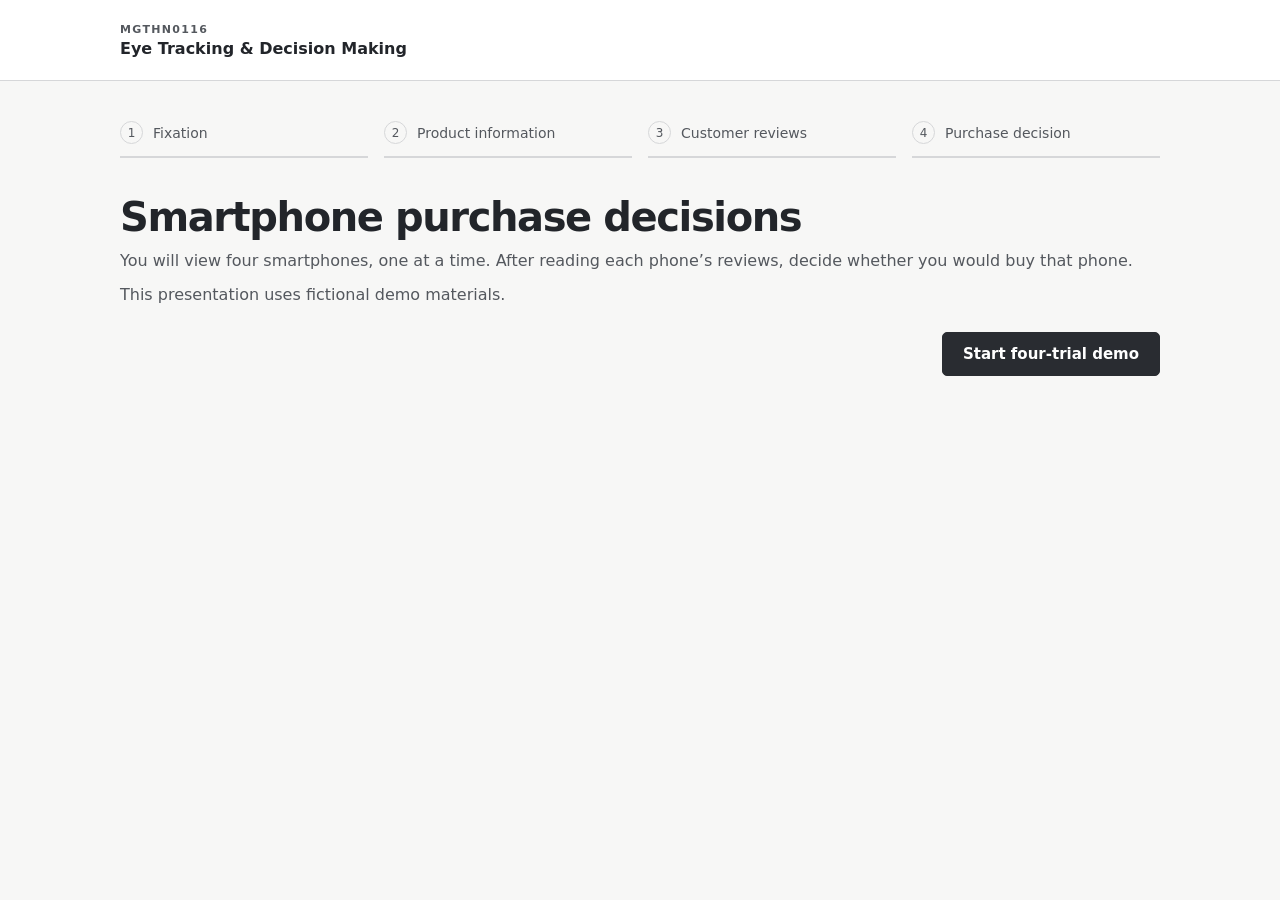
<file: index.html>
<!doctype html>
<html lang="en">
<head>
  <meta charset="utf-8">
  <meta name="viewport" content="width=device-width, initial-scale=1">
  <title>Eye Tracking &amp; Decision Making</title>
  <link rel="stylesheet" href="styles.css">
  <script defer src="stimuli.js"></script>
  <script defer src="experiment.js"></script>
</head>
<body>
  <div id="app"></div>
  <noscript>Enable JavaScript to run the study demo.</noscript>
</body>
</html>
</file>
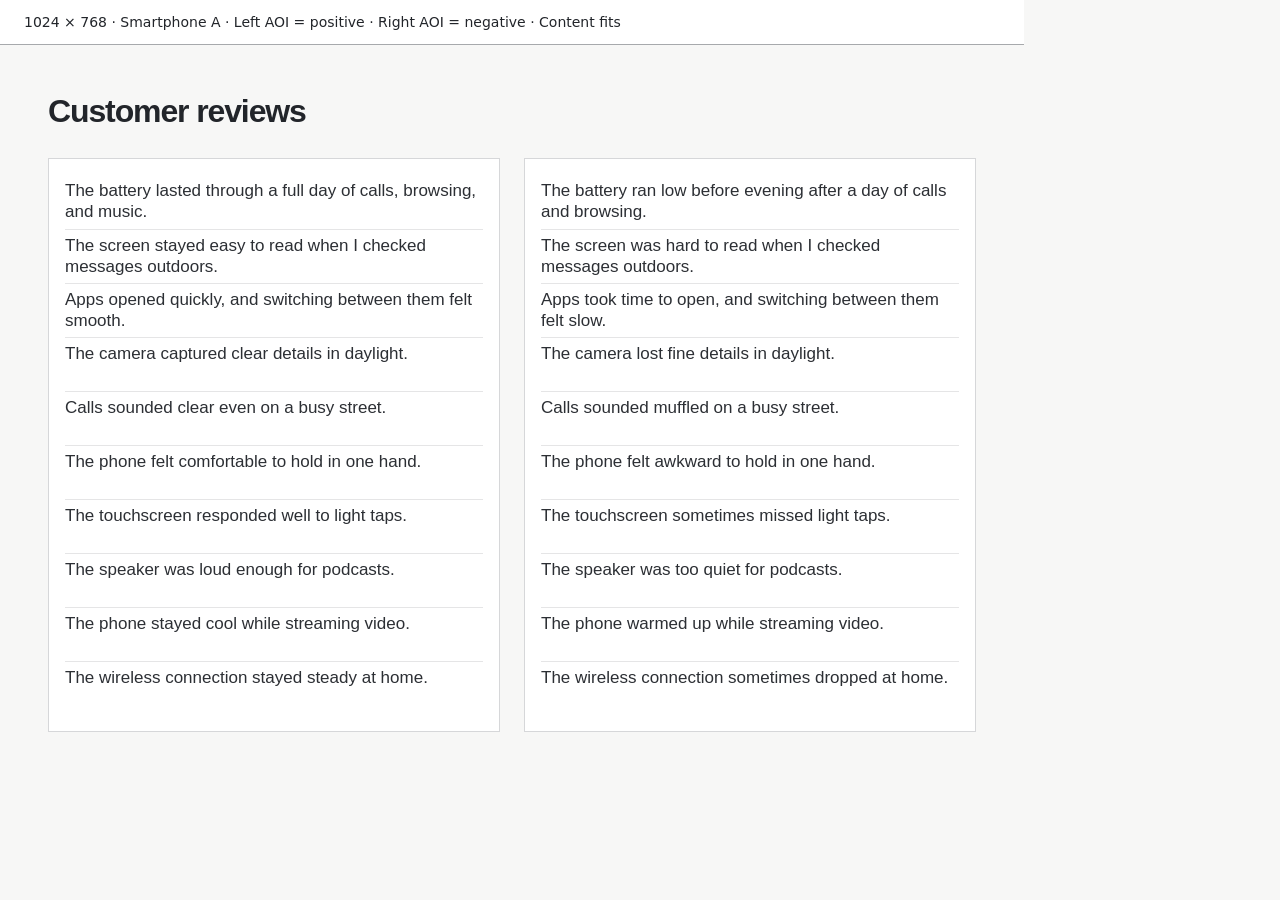
<file: export.html>
<!doctype html>
<html lang="en">
<head>
  <meta charset="utf-8">
  <meta name="viewport" content="width=device-width, initial-scale=1">
  <title>Fixed stimulus preview | MGTHN0116</title>
  <link rel="stylesheet" href="styles.css">
  <link rel="stylesheet" href="export.css">
  <script defer src="stimuli.js"></script>
  <script defer src="export.js"></script>
  <script defer src="experiment.js"></script>
</head>
<body data-mode="export">
  <div id="app"></div>
  <noscript>Enable JavaScript to preview the fixed stimulus.</noscript>
</body>
</html>
</file>
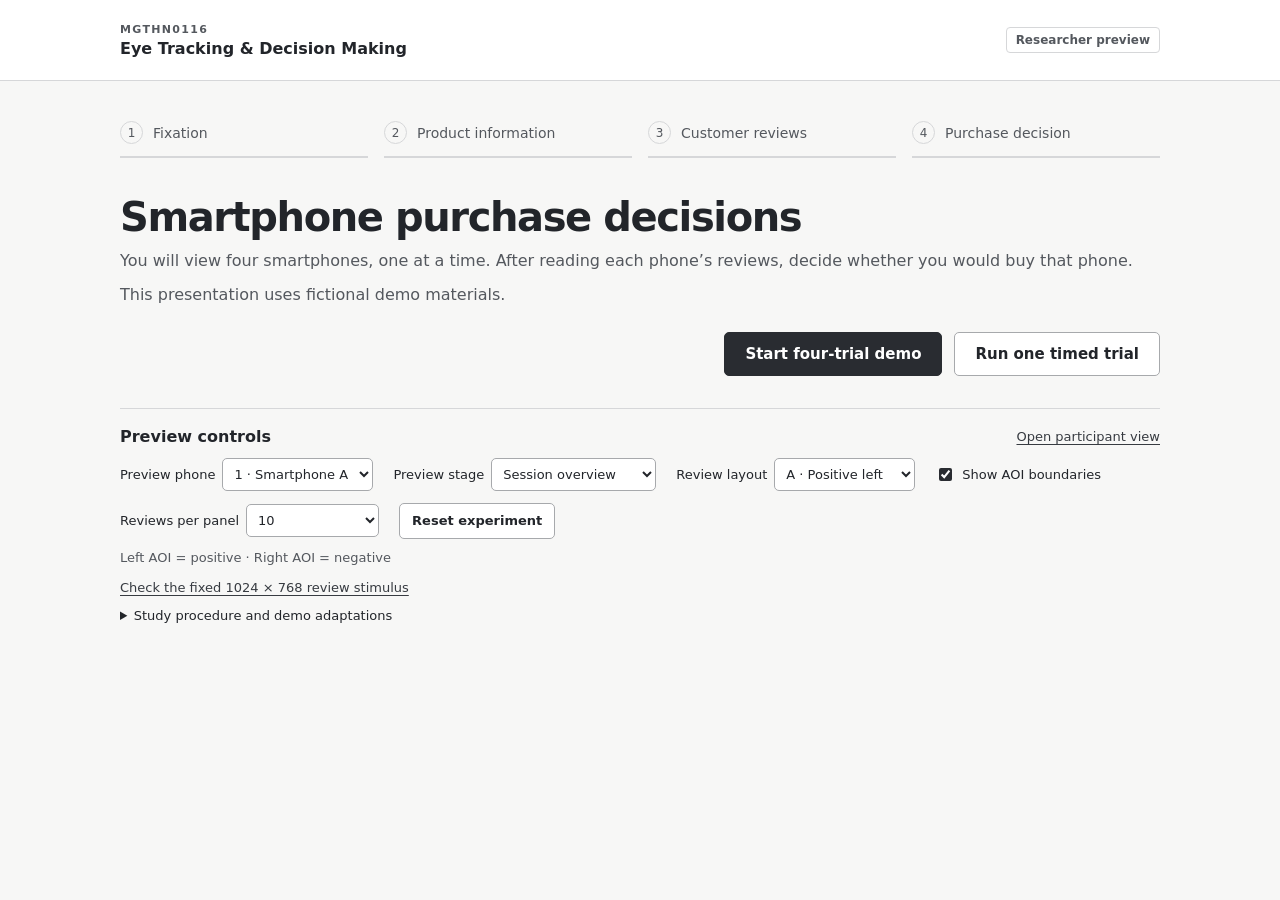
<file: researcher.html>
<!doctype html>
<html lang="en">
<head>
  <meta charset="utf-8">
  <meta name="viewport" content="width=device-width, initial-scale=1">
  <title>Researcher Preview | Eye Tracking &amp; Decision Making</title>
  <link rel="stylesheet" href="styles.css">
  <script defer src="stimuli.js"></script>
  <script defer src="experiment.js"></script>
</head>
<body data-mode="researcher">
  <div id="app"></div>
  <noscript>Enable JavaScript to run the researcher preview.</noscript>
</body>
</html>
</file>
<file: styles.css>
:root {
  color-scheme: light;
  font-family: Inter, "Segoe UI", system-ui, sans-serif;
  color: #22252a;
  background: #f7f7f6;
  --muted: #54585e;
  --line: #d6d7d9;
  --white: #fff;
}

*, *::before, *::after { box-sizing: border-box; }

body { margin: 0; }

.shell {
  width: min(100% - 64px, 1040px);
  margin-inline: auto;
}

.masthead {
  background: var(--white);
  border-bottom: 1px solid var(--line);
}

.masthead-content {
  display: flex;
  align-items: center;
  gap: 14px;
  min-height: 80px;
  padding-block: 12px;
}

.study-identity { display: grid; gap: 3px; }
.study-name { font-size: 16px; font-weight: 650; }

.course {
  font-size: 11px;
  font-weight: 700;
  letter-spacing: .12em;
  color: var(--muted);
}

.mode {
  margin-left: auto;
  padding: 5px 9px;
  border: 1px solid var(--line);
  border-radius: 4px;
  color: var(--muted);
  font-size: 12px;
  font-weight: 600;
}

main { padding-bottom: 48px; }

.progress {
  display: grid;
  grid-template-columns: repeat(4, minmax(0, 1fr));
  gap: 16px;
  list-style: none;
  margin: 28px 0 36px;
  padding: 0;
}

.step {
  display: flex;
  align-items: center;
  gap: 10px;
  padding: 12px 0;
  border-bottom: 2px solid var(--line);
  color: var(--muted);
  font-size: 14px;
}

.step[aria-current="step"] {
  border-color: #292c31;
  color: #22252a;
  font-weight: 650;
}

.step-number {
  display: grid;
  place-items: center;
  flex: 0 0 23px;
  height: 23px;
  border: 1px solid var(--line);
  border-radius: 50%;
  font-size: 12px;
}

.step[aria-current="step"] .step-number { background: #292c31; color: var(--white); border-color: #292c31; }

h1, h2, p { margin: 0; }

h1 {
  font-size: clamp(27px, 4vw, 40px);
  font-weight: 650;
  line-height: 1.16;
  letter-spacing: -.035em;
}

h1:focus { outline: none; }
h2 { font-size: 22px; font-weight: 650; }
p { line-height: 1.55; }
.stage-intro { margin-bottom: 24px; }
.reviews-intro { margin-bottom: 36px; }
.stage-intro p { margin-top: 9px; color: var(--muted); }
.stage-intro .trial-label { margin: 0 0 8px; font-size: 13px; font-weight: 650; }
.overview-actions { justify-content: flex-start; flex-wrap: wrap; gap: 12px; }

.fixation-field {
  display: grid;
  place-items: center;
  min-height: 340px;
  background: #f7f7f6;
}

.fixation-cross { position: relative; display: grid; place-items: center; width: 26px; height: 26px; }
.fixation-cross::before, .fixation-cross::after { content: ""; position: absolute; background: #22252a; }
.fixation-cross::before { width: 26px; height: 2px; }
.fixation-cross::after { width: 2px; height: 26px; }
.fixation-only .masthead, .fixation-only .progress { display: none; }
.fixation-only .fixation-field { position: fixed; inset: 0; }

.visually-hidden {
  position: absolute;
  width: 1px;
  height: 1px;
  padding: 0;
  overflow: hidden;
  clip-path: inset(50%);
  white-space: nowrap;
}

.product-layout {
  display: grid;
  grid-template-columns: minmax(0, 5fr) minmax(0, 6fr);
  border: 1px solid var(--line);
  background: var(--white);
  border-radius: 6px;
  overflow: hidden;
}

.product-figure {
  display: grid;
  place-items: center;
  margin: 0;
  padding: 20px;
  min-width: 0;
  background: #f0f0ef;
  border-right: 1px solid var(--line);
}

.product-figure img {
  display: block;
  width: min(100%, 316px);
  height: auto;
  aspect-ratio: 1;
  object-fit: contain;
}

.product-details { padding: 24px 28px; }
.specs { margin: 14px 0 0; }

.spec-row {
  display: grid;
  grid-template-columns: minmax(0, 2fr) minmax(0, 3fr);
  gap: 12px;
  padding-block: 10px;
  border-top: 1px solid #e5e5e6;
  font-size: 14px;
  line-height: 1.45;
}

.spec-row dt { color: var(--muted); }
.spec-row dd { margin: 0; font-weight: 550; }

.review-layout {
  --panel-gap: clamp(10px, 2.4vw, 24px);
  display: grid;
  grid-template-columns: repeat(2, minmax(0, 1fr));
  justify-content: center;
  gap: var(--panel-gap);
}

@supports (width: round(down, 50%, 1px)) {
  .review-layout {
    /* Round each column identically to avoid subpixel differences between AOIs. */
    grid-template-columns: repeat(2, round(down, calc((100% - var(--panel-gap)) / 2), 1px));
  }
}

.review-panel {
  position: relative;
  display: grid;
  padding: clamp(12px, 2.1vw, 24px);
  background: var(--white);
  border: 1px solid var(--line);
  border-radius: 6px;
  min-width: 0;
}

.review-panel.show-boundary {
  outline: 2px dashed #51555b;
  outline-offset: -1px;
}

.condition {
  position: absolute;
  bottom: calc(100% + 7px);
  left: 0;
  font-size: 13px;
  font-weight: 650;
}

.condition::first-letter { text-transform: uppercase; }

.review-list {
  display: grid;
  grid-auto-rows: 1fr;
  list-style: none;
  padding: 0;
  margin: 0;
}

.review {
  padding-block: 18px;
  color: #2c2f34;
  font-size: 16px;
  line-height: 1.55;
  overflow-wrap: anywhere;
}

.review + .review { border-top: 1px solid #e5e5e6; }
.review-list:has(> :nth-child(4)) .review { padding-block: 5px; line-height: 1.4; }
.fit-status { margin-top: 12px; color: var(--muted); font-size: 13px; }

.stage-actions { display: flex; justify-content: flex-end; margin-top: 22px; }

.button {
  border: 1px solid #a7a9ac;
  border-radius: 5px;
  background: var(--white);
  color: #22252a;
  padding: 11px 20px;
  min-height: 44px;
  font: inherit;
  font-size: 15px;
  font-weight: 650;
  cursor: pointer;
}

.button:hover { background: #ececed; }
.button.primary { min-width: 112px; background: #292c31; color: var(--white); border-color: #292c31; }
.button.primary:hover { background: #42464d; }
.button.small { min-height: 36px; padding: 7px 12px; font-size: 13px; }

:is(button, select, input, a):focus-visible {
  outline: 2px solid #303844;
  outline-offset: 3px;
}

.decision {
  display: grid;
  justify-items: center;
  gap: 24px;
  padding: clamp(30px, 7vw, 76px) 18px;
  text-align: center;
  background: var(--white);
  border: 1px solid var(--line);
  border-radius: 6px;
}

.decision h2 { font-size: clamp(19px, 3vw, 26px); }
.choice-buttons { display: grid; grid-template-columns: repeat(2, 1fr); gap: 12px; }
.choice-buttons button { min-width: 96px; }

.researcher {
  margin-top: 32px;
  padding: 18px 0 0;
  border-top: 1px solid var(--line);
  font-size: 13px;
}

.researcher-top, .researcher-controls {
  display: flex;
  align-items: center;
  flex-wrap: wrap;
  gap: 12px 20px;
}

.researcher-top { justify-content: space-between; }
.researcher h2 { font-size: 16px; }
.researcher a { color: #373b41; text-underline-offset: 3px; }
.researcher-controls { margin-top: 12px; }
.researcher-controls label { display: flex; align-items: center; gap: 7px; }
.researcher-controls input { accent-color: #292c31; }
.researcher select { font: inherit; border: 1px solid #a7a9ac; border-radius: 5px; padding: 7px; color: inherit; background: var(--white); }
#review-order { margin-top: 9px; color: var(--muted); }
.research-note { margin-top: 10px; }
.research-note p { margin-top: 8px; max-width: 82ch; }

@media (max-width: 650px) {
  .shell { width: calc(100% - 32px); }
  .masthead-content { gap: 9px; }
  .study-name { font-size: 14px; }
  .progress { gap: 9px; margin: 18px 0 25px; }
  .step { flex-direction: column; align-items: flex-start; gap: 5px; font-size: 12px; }
  .step-number { flex-basis: 18px; height: 18px; font-size: 10px; }
  .product-layout { grid-template-columns: minmax(0, 1fr); }
  .product-figure { border-right: 0; border-bottom: 1px solid var(--line); }
  .product-figure img { width: min(100%, 232px); }
  .product-details { padding: 20px; }
  .review { font-size: 14px; }
}
</file>
<file: export.css>
/* One CSS pixel corresponds to one output pixel at device scale 1. */
.export-status {
  width: 1024px;
  padding: 12px 24px;
  border-bottom: 1px solid #a7a9ac;
  background: white;
  font-size: 14px;
  line-height: 20px;
}

.export-status[data-fit="overflow"] { color: #8b2222; font-weight: 650; }

.export-frame {
  width: 1024px;
  height: 768px;
  padding: 48px;
  background: #f7f7f6;
  font-family: Arial, sans-serif;
  overflow: hidden;
}

.export-frame h1 { font-size: 32px; margin-bottom: 28px; }
.export-frame .product-layout { grid-template-columns: minmax(0, 5fr) minmax(0, 6fr); }
.export-frame .product-figure { border-right: 1px solid var(--line); border-bottom: 0; }
.export-frame .product-figure img { width: 316px; }
.export-frame .spec-row { font-size: 16px; }
.export-frame .review-layout { grid-template-columns: repeat(2, 452px); gap: 24px; }

.export-frame .review-panel {
  height: 574px;
  border-radius: 0;
  padding: 16px;
  grid-template-rows: minmax(0, 1fr);
}

.export-frame .review-list { grid-auto-rows: 54px; }
.export-frame .review-list .review {
  font-size: 17px;
  line-height: 21px;
  padding-block: 5px;
  overflow: hidden;
}
</file>
